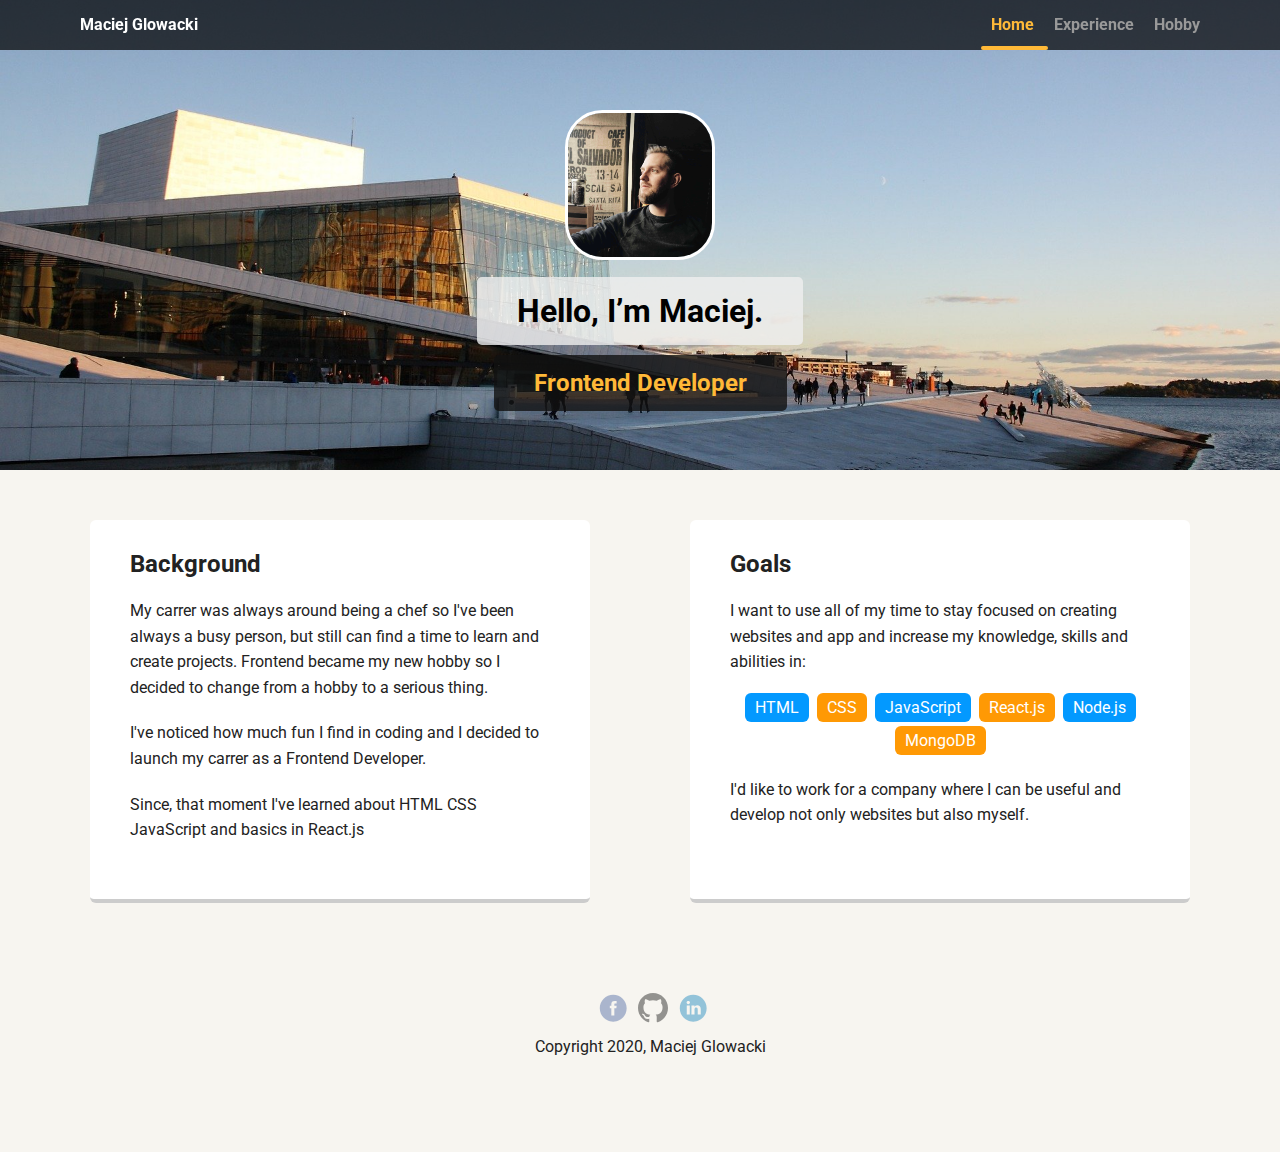
<file: index.html>
<!doctype html>
<html lang="en">

<head>
  <meta charset="utf-8">
  <title>Maciej Glowacki - Frontend Dev</title>
  <meta name="viewport" content="width=device-width, initial-scale=1.0">
  <link rel="stylesheet" href="styles.css">
  <link href="https://fonts.googleapis.com/css?family=Muli%7CRoboto:400,300,500,700,900" rel="stylesheet">
</head>

<body>
  <nav class="main-nav">
    <ul class="nav">
      <li class="name">Maciej Glowacki</li>
      <li class="active"><a href="index.html">Home</a></li>
      <li><a href="experience.html">Experience</a></li>
      <li><a href="interests.html">Hobby</a></li>
    </ul>
  </nav>

  <header id="header">
    <img src="images/profilePicture.jpg" alt="Maciej Glowacki profile picture" class="profile-image">
    <h1 class="tag name">Hello, I’m Maciej.</h1>
    <h2 class="tag location">Frontend Developer</h2>
  </header>

  <main class="flex">
    <article class="card">
      <h2>Background</h2>
      <p>My carrer was always around being a chef so I've been always a busy person, but still can find a time to learn
        and create projects. Frontend became my
        new hobby so I decided to change from a hobby to a serious thing.</p>
      <p>I've noticed how much fun I find in coding and I decided to launch my carrer as a Frontend Developer.</p>

      <p>Since, that moment I've learned about HTML CSS JavaScript and basics in React.js</p>
    </article>

    <article class="card">
      <h2>Goals</h2>
      <p>I want to use all of my time to stay focused on creating websites and app and increase my knowledge, skills and
        abilities in:
      </p>
      <ul class="skills">
        <li>HTML</li>
        <li>CSS</li>
        <li>JavaScript</li>
        <li>React.js</li>
        <li>Node.js</li>
        <li>MongoDB</li>
      </ul>
      <p>I'd like to work for a company where I can be useful and develop not only websites but also myself.</p>
    </article>

  </main>
  <footer>
    <ul>
      <li>
        <a href="https://www.facebook.com/profile.php?id=100001079132075" target="_blank" class="social twitter">facebook</a>
      </li>
      <li><a href="https://github.com/MaciejGL" target="_blank" class="social github">Github</a></li>
      <li><a href="https://www.linkedin.com/in/maciej-glowacki1" target="_blank" class="social linkedin">LinkedIn</a>
      </li>
    </ul>
    <p class="copyright">Copyright 2020, Maciej Glowacki</p>
  </footer>
</body>

</html>
</file>
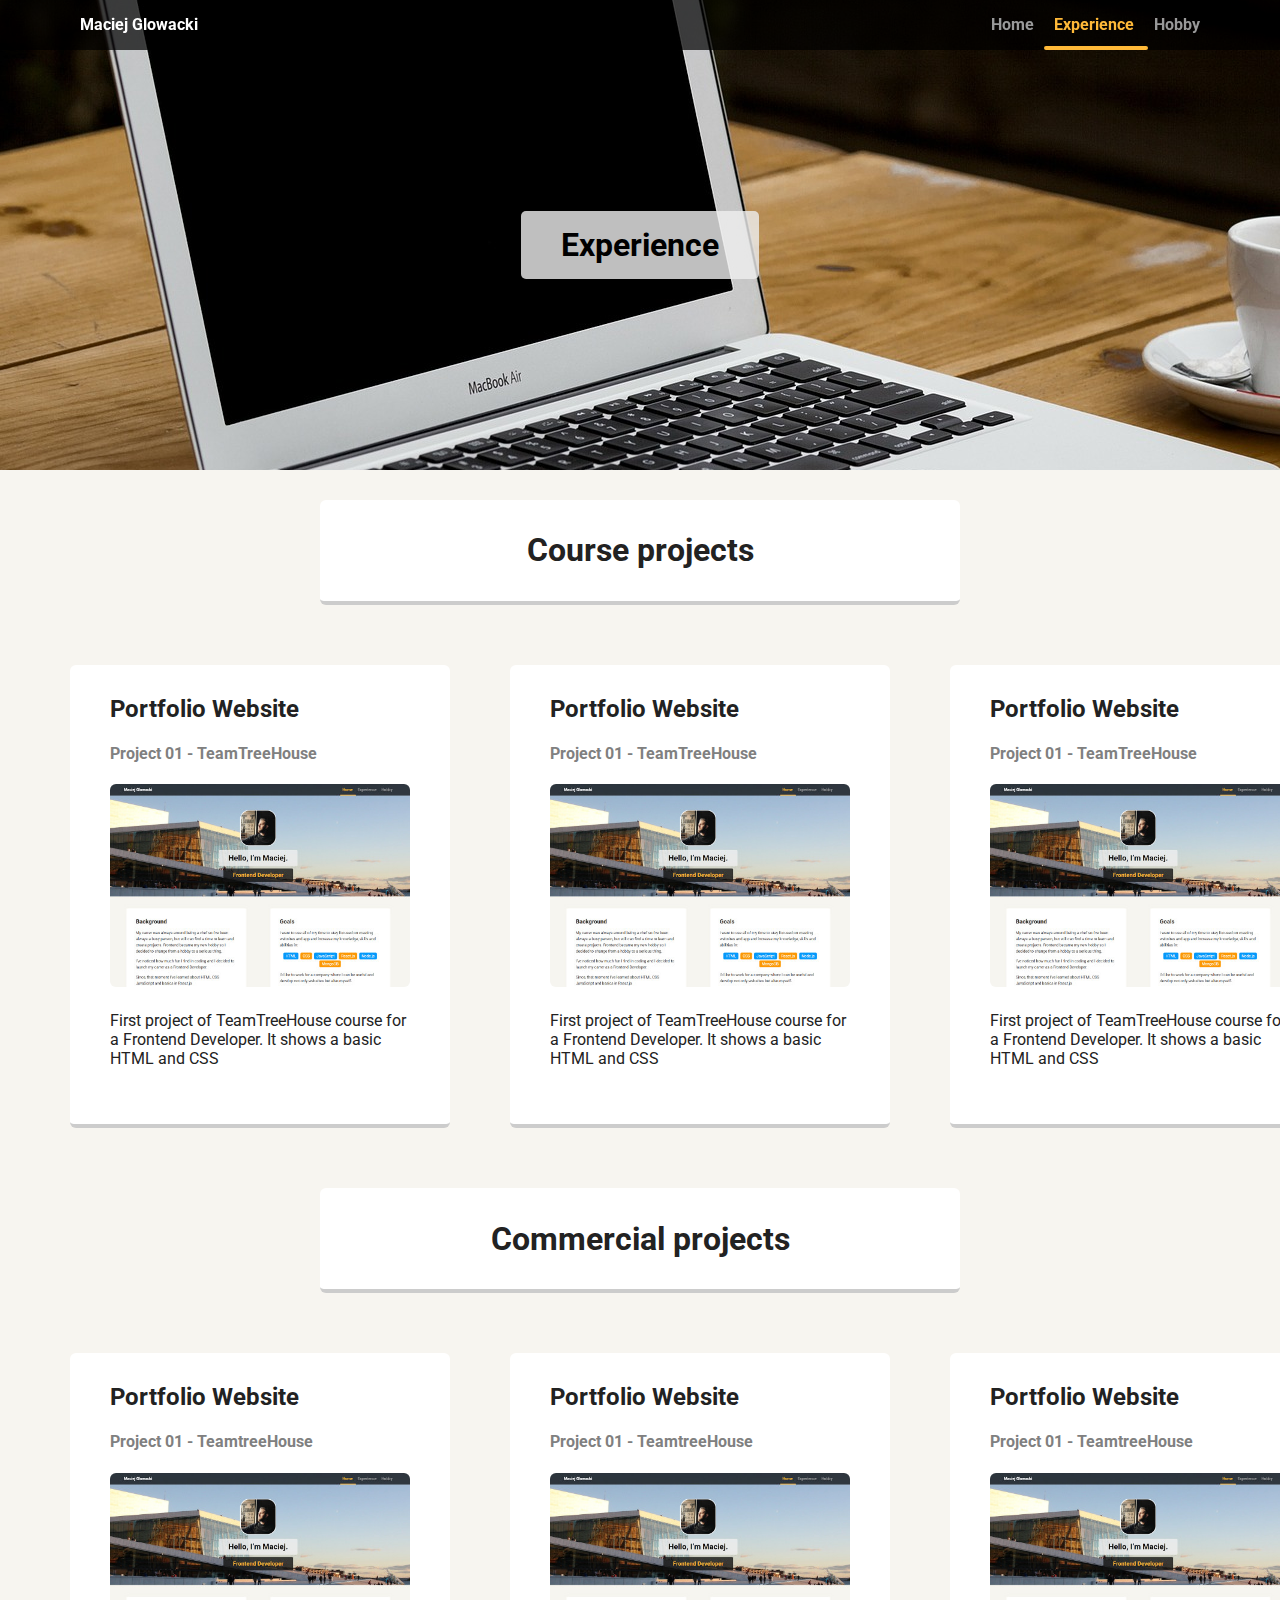
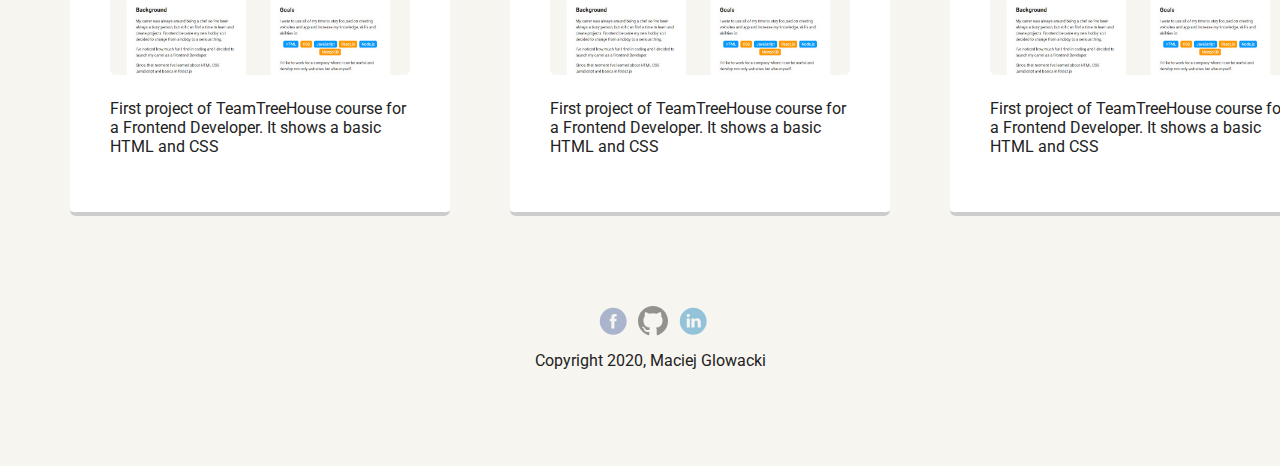
<file: experience.html>
<!doctype html>
<html lang="en">

<head>
    <meta charset="utf-8">
    <title>Maciej Glowacki - Frontend Dev</title>
    <meta name="viewport" content="width=device-width, initial-scale=1.0">
    <link rel="stylesheet" href="styles.css">
    <link href="https://fonts.googleapis.com/css?family=Muli%7CRoboto:400,300,500,700,900" rel="stylesheet">
</head>

<body>

    <nav class="main-nav">
        <ul class="nav">
            <li class="name">Maciej Glowacki</li>
            <li><a href="index.html">Home</a></li>
            <li class="active"><a href="experience.html">Experience</a></li>
            <li><a href="interests.html">Hobby</a></li>
        </ul>
    </nav>
    <header id="header" class="experience">
        <h1 class="tag exp">Experience</h1>
    </header>
    <div class="groupTitle card">
        <h1>Course projects</h1>
    </div>
    <section class="flex">

        <article class="card project1">
            <h2>Portfolio Website</h2>
            <h4>Project 01 - TeamTreeHouse</h4>
            <a href="https://maciejgl.github.io/Project-01-Portfolio/" target="_blank"><img src="images/portfolio.jpg" alt="Portfolio project"></a>
            <p>First project of TeamTreeHouse course for a Frontend Developer. It shows a basic HTML and CSS
            </p>
        </article>

        <article class="card project1">
            <h2>Portfolio Website</h2>
            <h4>Project 01 - TeamTreeHouse</h4>
            <a href="https://maciejgl.github.io/Project-01-Portfolio/" target="_blank"><img src="images/portfolio.jpg" alt="Portfolio project"></a>
            <p>First project of TeamTreeHouse course for a Frontend Developer. It shows a basic HTML and CSS
            </p>
        </article>

        <article class="card project1">
            <h2>Portfolio Website</h2>
            <h4>Project 01 - TeamTreeHouse</h4>
            <a href="https://maciejgl.github.io/Project-01-Portfolio/" target="_blank"><img src="images/portfolio.jpg" alt="Portfolio project"></a>
            <p>First project of TeamTreeHouse course for a Frontend Developer. It shows a basic HTML and CSS
            </p>
        </article>

    </section>
    <div class="groupTitle card">
        <h1>Commercial projects</h1>
    </div>

    <section class="flex">

        <article class="card project1">
            <h2>Portfolio Website</h2>
            <h4>Project 01 - TeamtreeHouse</h4>
            <a href="https://maciejgl.github.io/Project-01-Portfolio/" target="_blank"><img src="images/portfolio.jpg" alt="Portfolio project"></a>
            <p>First project of TeamTreeHouse course for a Frontend Developer. It shows a basic HTML and CSS
            </p>
        </article>

        <article class="card project1">
            <h2>Portfolio Website</h2>
            <h4>Project 01 - TeamtreeHouse</h4>
            <a href="https://maciejgl.github.io/Project-01-Portfolio/" target="_blank"><img src="images/portfolio.jpg" alt="Portfolio project"></a>
            <p>First project of TeamTreeHouse course for a Frontend Developer. It shows a basic HTML and CSS
            </p>
        </article>

        <article class="card project1">
            <h2>Portfolio Website</h2>
            <h4>Project 01 - TeamtreeHouse</h4>
            <a href="https://maciejgl.github.io/Project-01-Portfolio/" target="_blank"><img src="images/portfolio.jpg" alt="Portfolio project"></a>
            <p>First project of TeamTreeHouse course for a Frontend Developer. It shows a basic HTML and CSS
            </p>
        </article>

    </section>
    <footer>
        <ul>
            <li><a href="https://www.facebook.com/profile.php?id=100001079132075" target="_blank" class="social twitter">facebook</a>
            </li>
            <li><a href="https://github.com/MaciejGL" target="_blank" class="social github">Github</a></li>
            <li><a href="https://www.linkedin.com/in/maciej-glowacki1" target="_blank" class="social linkedin">LinkedIn</a>
            </li>
        </ul>
        <p class="copyright">Copyright 2020, Maciej Glowacki</p>
    </footer>
</body>

</html>
</file>
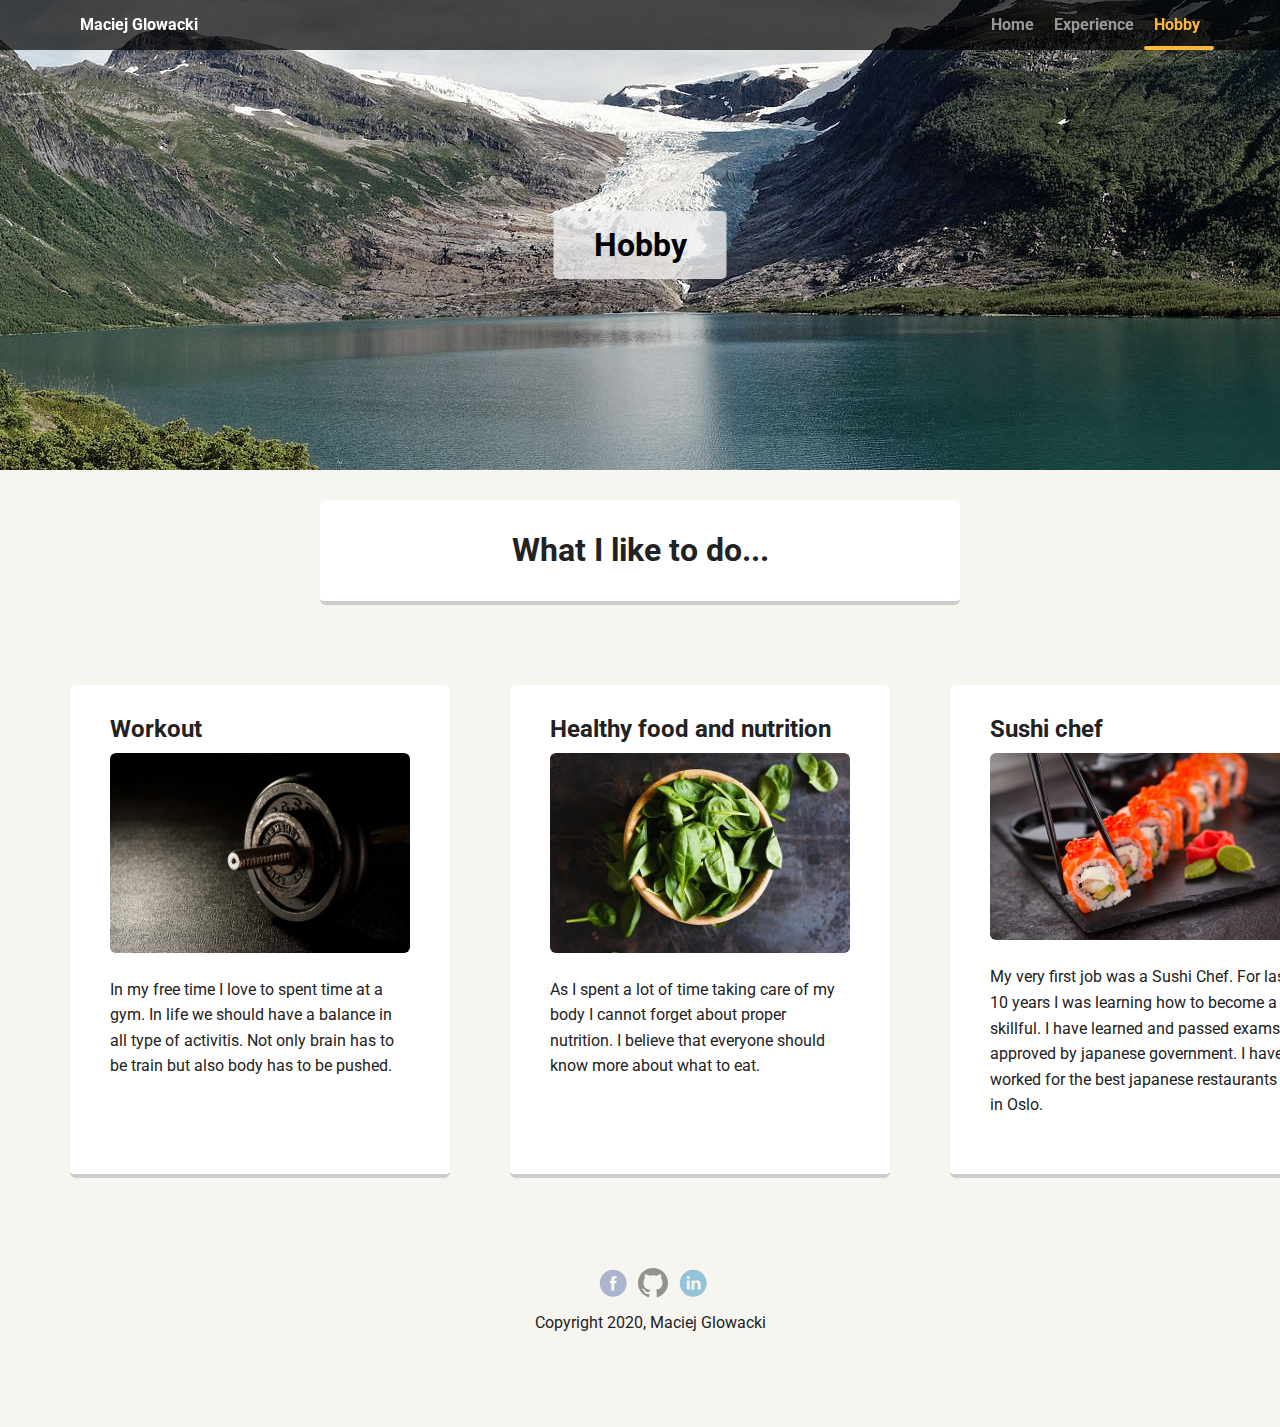
<file: interests.html>
<!doctype html>
<html lang="en">

<head>
    <meta charset="utf-8">
    <title>Maciej Glowacki - Frontend Dev</title>
    <meta name="viewport" content="width=device-width, initial-scale=1.0">
    <link rel="stylesheet" href="styles.css">
    <link href="https://fonts.googleapis.com/css?family=Muli%7CRoboto:400,300,500,700,900" rel="stylesheet">
</head>

<body>

    <nav class="main-nav">
        <ul class="nav">
            <li class="name">Maciej Glowacki</li>
            <li><a href="index.html">Home</a></li>
            <li><a href="experience.html">Experience</a></li>
            <li class="active"><a href="interests.html">Hobby</a></li>
        </ul>
    </nav>
    <header id="header" class="interests">
        <h1 class="tag exp">Hobby</h1>
    </header>

    <div class="groupTitle card">
        <h1>What I like to do...</h1>
    </div>
    <main class="flex">

        <article class="card">
            <h2>Workout</h2>
            <img src="images/gym.jpg" alt="Gym">
            <p>In my free time I love to spent time at a gym. In life we should have a balance in all type of
                activitis.
                Not only brain has to be train but also body has to be pushed.
            </p>
        </article>

        <article class="card">
            <h2>Healthy food and nutrition</h2>
            <img src="images/healthy.jpg" alt="Healthy food">
            <p>As I spent a lot of time taking care of my body I cannot forget about proper nutrition. I believe
                that
                everyone should know more about what to eat.
            </p>
        </article>

        <article class="card">
            <h2>Sushi chef</h2>
            <img src="images/sushi.jpg" alt="Sushi chef">
            <p>My very first job was a Sushi Chef. For last 10 years I was learning how to become a skillful. I have
                learned and passed exams approved by japanese government. I have worked for the best japanese
                restaurants in Oslo.
            </p>
        </article>

    </main>
    <footer>
        <ul>
            <li><a href="https://www.facebook.com/profile.php?id=100001079132075" target="_blank" class="social twitter">facebook</a>
            </li>
            <li><a href="https://github.com/MaciejGL" target="_blank" class="social github">Github</a></li>
            <li><a href="https://www.linkedin.com/in/maciej-glowacki1" target="_blank" class="social linkedin">LinkedIn</a>
            </li>
        </ul>
        <p class="copyright">Copyright 2020, Maciej Glowacki</p>
    </footer>
</body>

</html>
</file>
<file: styles.css>
/* Global Layout Set-up */
* {
  box-sizing: border-box;
}

:root {
  scroll-behavior: smooth;
}

body {
  margin: 0;
  padding: 0;
  text-align: center;
  font-family: 'Roboto', sans-serif;
  color: #222;
  background: #f7f5f0;
}

/* Link Styles */

a {
  text-decoration: none;
  color: #999;
}

a:hover {
  color: #6633ff;
}

/* Section Styles */

.main-nav {
  width: 100%;
  background: rgba(0, 0, 0, 0.7);
  height: 50px;
  position: fixed;
  text-align: center;
  z-index: 2;
}

.nav {
  display: flex;
  justify-content: space-around;
  font-weight: 700;
  list-style-type: none;
  margin: 0 auto;
  padding: 0;
}

.nav .name {
  display: block;
  margin-right: auto;
  line-height: 50px;
  color: white;
}

.nav li {
  padding: 0 10px;
  position: relative;
}

.nav li.active::after {
  content: '';
  position: absolute;
  bottom: 0;
  left: 0;
  width: 100%;
  height: 0px;
  background-color: #ffb938;
  border: 2px solid #ffb938;
  border-radius: 10px;
}

.nav li.active a {
  color: #ffb938;
}

.nav a {
  line-height: 50px;
  transition: all .5s;
}

.nav a:hover {
  color: white
}

header {
  text-align: center;
  background: url('images/oslo.jpg') no-repeat center center;
  background-size: cover;
  overflow: hidden;
  padding-top: 60px;
}

header.experience {
  background: url('images/macbook.jpg') no-repeat center center;
}

header.interests {
  background: url('images/fjord.jpg') no-repeat center center;
}

header {
  line-height: 1.5;
  position: relative;
}

header .profile-image {
  margin-top: 50px;
  width: 150px;
  height: 150px;
  border-radius: 25%;
  border: 3px solid white;
  transition: all .5s;
}

header .profile-image:hover {
  transform: scale(1.2) rotate(10deg);
}

.tag {
  background-color: rgba(239, 239, 239, 0.8);
  color: black;
  padding: 10px 40px;
  border-radius: 5px;
  display: table;
  margin: 10px auto;
}

.tag.exp {
  position: absolute;
  top: 50%;
  left: 50%;
  transform: translate(-50%, -50%);
}

.location {
  background-color: rgba(17, 17, 17, 0.8);
  color: #ffb938;
}

.card {
  margin: 30px;
  padding: 20px 40px 40px;
  max-width: 500px;
  text-align: left;
  background: #fff;
  border-bottom: 4px solid #ccc;
  border-radius: 6px;
  transition: all .5s;
}

.groupTitle.card {
  display: flex;
  justify-content: center;
  align-items: center;
  margin: 30px auto;
  padding: 10px 0;
  max-width: 50%;

}

.card:hover {
  border-color: #ffb938;
}

.card h2 {
  margin: 10px 0;
}

.card h4 {
  color: gray;
}



ul.skills {
  padding: 0;
  text-align: center;
}

.skills li {
  border-radius: 6px;
  display: inline-block;
  background: #ff9904;
  color: white;
  padding: 5px 10px;
  margin: 2px;
}

.skills li:nth-child(odd) {
  background: #0399ff;
}

.card img {
  max-width: 300px;
  border-radius: 6px;
}

.card p {
  margin-top: 20px;
}

footer {
  width: 100%;
  min-height: 30px;
  padding: 20px 0 40px 20px;
}

footer .copyright {
  top: -8px;
  font-size: .75em;
}

footer ul {
  list-style-type: none;
  margin: 0;
  padding: 0;
}

footer ul li {
  display: inline-block;
}

a.social {
  display: inline-block;
  text-indent: -9999px;
  margin-left: 5px;
  width: 30px;
  height: 30px;
  background-size: 30px 30px;
  opacity: .4;
  transition: all .5s;
}

a.twitter {
  background-image: url(images/facebook.svg);
}

a.linkedin {
  background-image: url(images/linkedin.svg);
}

a.github {
  background-image: url(images/github.svg);
}

a.social:hover {
  opacity: 1;
}

.clearfix {
  clear: both;
}

/* Styles for larger screens */
@media screen and (min-width: 720px) {

  .flex {
    display: -ms-flexbox;
    /* TWEENER - IE 10 */
    display: flex;
    max-width: 1200px;
    -ms-flex-pack: distribute;
    justify-content: space-around;
    margin: 0 auto;
  }

  header {
    min-height: 470px;
  }

  .nav {
    max-width: 1200px;
    padding: 0 30px;
  }


  main {
    padding-top: 20px;
  }

  main p {
    line-height: 1.6em;
  }

  footer {
    font-size: 1.3em;
    max-width: 1200px;
    margin: 40px auto;
  }

}
</file>
